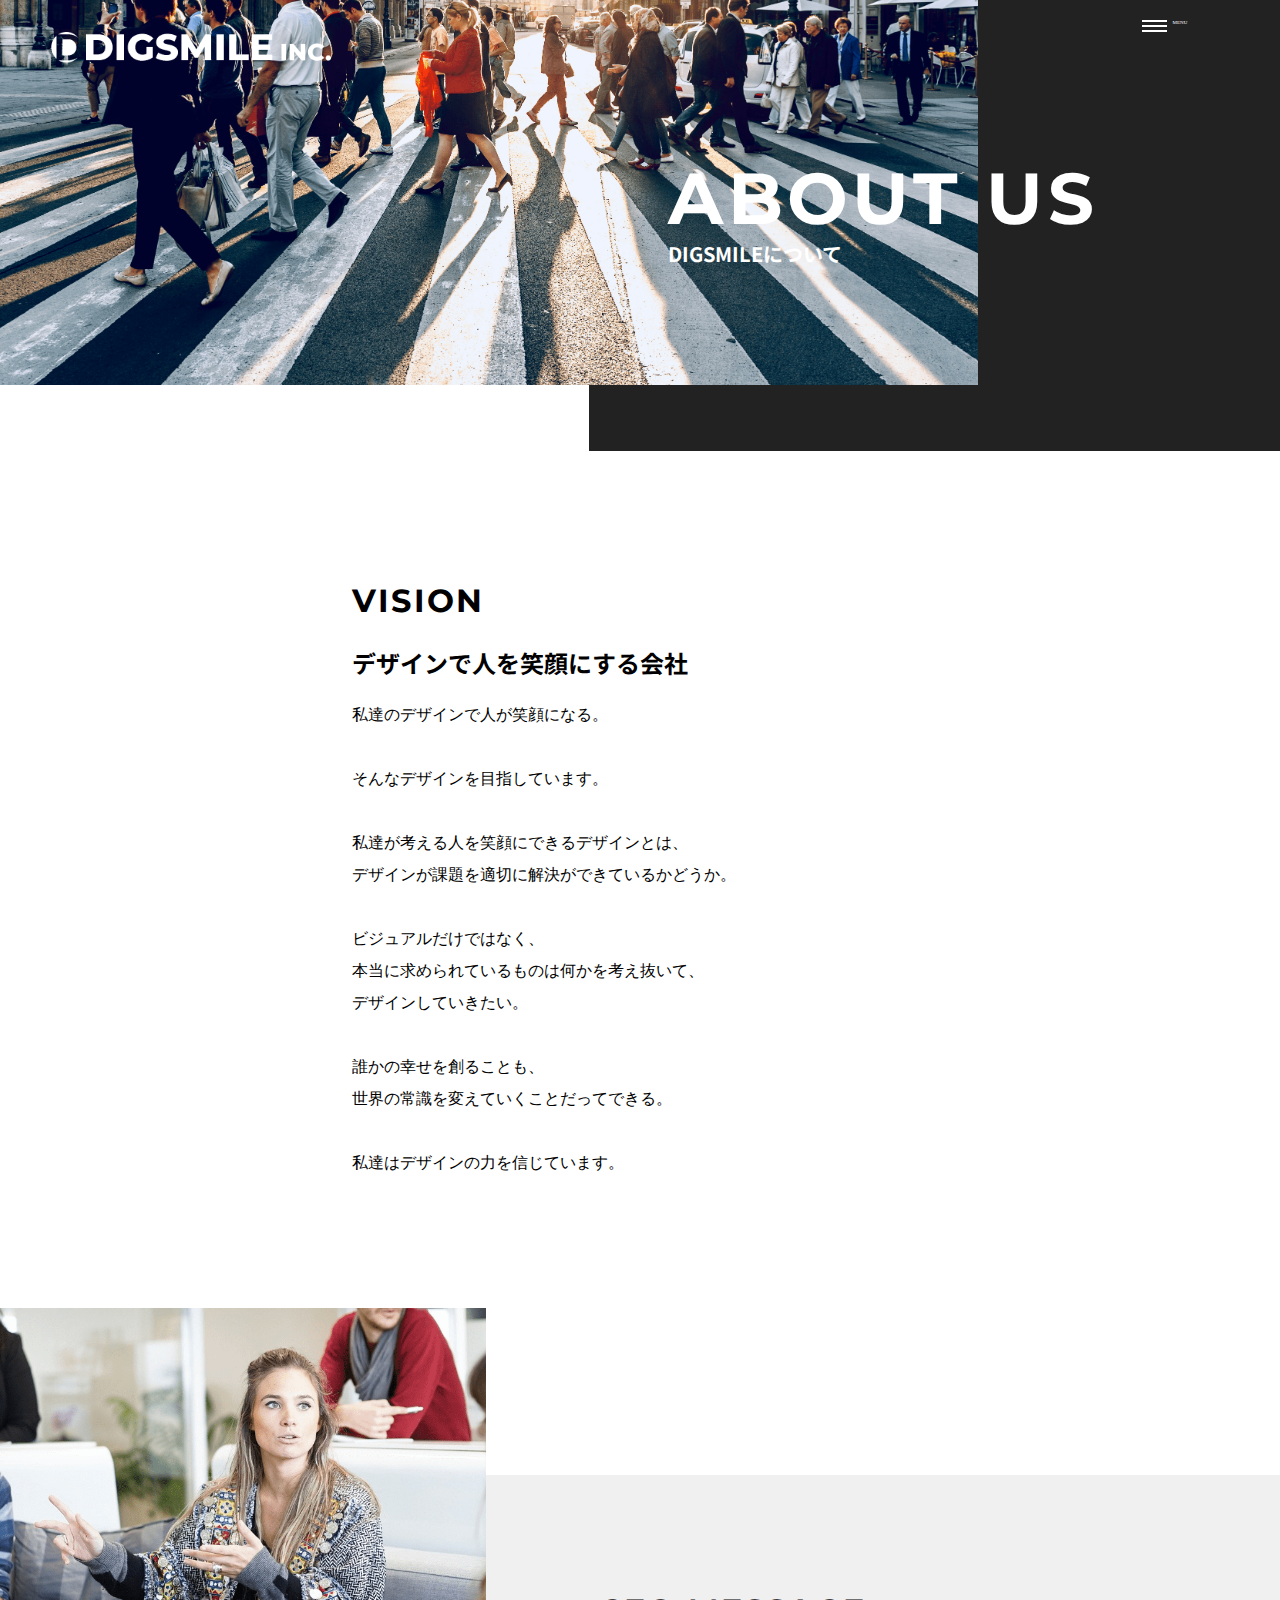
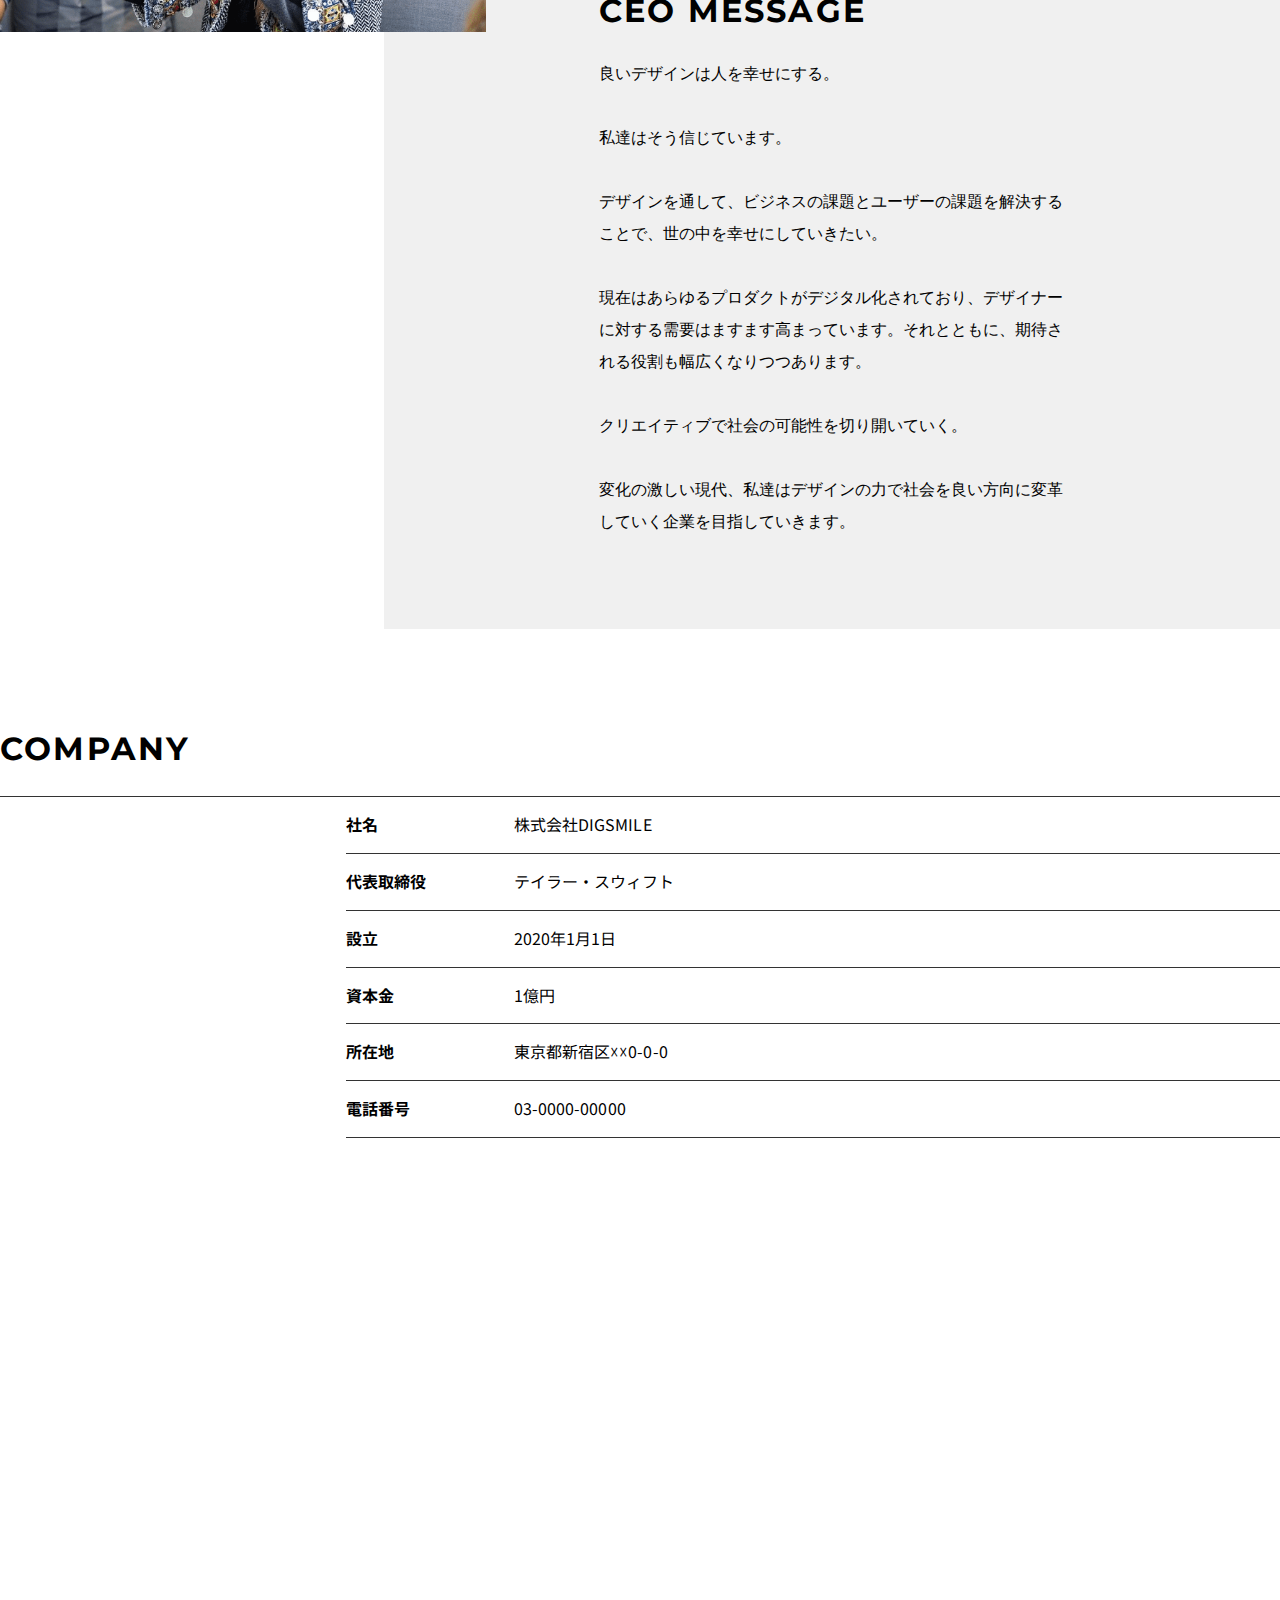
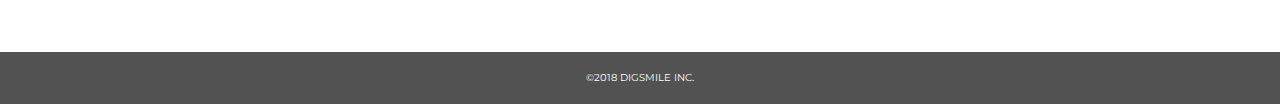
<file: about.html>
<!DOCTYPE html>
<html lang="ja" dir="ltl">
  <head>
    <link rel="stylesheet" href="css/style.css" />
    <link rel="icon" href="画像/img/favicon.ico" id="favicon" />
    <meta charset="UTF-8" />
    <meta http-equiv="X-UA-Compatible" content="IE=edge" />
    <meta name="format-detection" content="telephone=no" />
    <meta name="viewport" content="width=device-width, initial-scale=1.0" />
    <meta name="robots" content="noindex , nofollow" />
    <style>
      @import url("https://fonts.googleapis.com/css2?family=Montserrat:wght@500;800&family=Noto+Sans+JP&display=swap");
    </style>
    <title>about</title>
  </head>
  <body>
    <main>
      <header class="l-header">
        <div class="l-header__inner">
          <a href="#">
            <img src="../画像/img/site-logo-1.png" alt="site-logo" />
          </a>
          <nav class="l-header-nav">
            <ul class="p-nav-list">
              <li class="p-nav-list-item1"><a href="#about">ABOUT US</a></li>
              <li class="p-nav-list-item1"><a href="#Service">WORKS</a></li>
              <li class="p-nav-list-item1"><a href="#Works">CALTURE</a></li>
              <li class="p-nav-list-item1"><a href="#Topic">TOPIC</a></li>
              <li class="p-nav-list-item1"><a href="#Contact">CONTACT</a></li>
            </ul>
          </nav>
        </div>
        <div class="p-mask"></div>
        <div id="c-BTN1" class="c-ham-btn">
          <span></span>
          <span></span>
          <span></span>
          <p class="l-header__inner__right-p">MENU</p>
        </div>
      </header>
      <div class="l-contents">
        <div class="p-fv2">
          <div class="p-fv2__wrapper"></div>
          <div class="p-fv2__tex">
            <h1>ABOUT US</h1>
            <p class="p-fv2__p1">DIGSMILEについて</p>
          </div>
          <span>SCROLL</span>
        </div>
        <article class="p-article__vision">
          <h2>VISION</h2>
          <h3>デザインで人を笑顔にする会社</h3>
          <p>
            私達のデザインで人が笑顔になる。<br />
            <br />
            そんなデザインを目指しています。 <br />
            <br />
            私達が考える人を笑顔にできるデザインとは、 <br />
            デザインが課題を適切に解決ができているかどうか。 <br />
            <br />
            ビジュアルだけではなく、 <br />
            本当に求められているものは何かを考え抜いて、 <br />
            デザインしていきたい。<br />
            <br />
            誰かの幸せを創ることも、<br />
            世界の常識を変えていくことだってできる。 <br />
            <br />
            私達はデザインの力を信じています。 <br />
          </p>
        </article>
        <section class="p-article__ceo f-wrapper">
          <img src="画像/img/workplace-1.png" alt="workplace-1" />
          <article class="p-article__ceo-message">
            <h2>CEO MESSAGE</h2>
            <p>
              良いデザインは人を幸せにする。<br />
              <br />
              私達はそう信じています。<br />
              <br />
              デザインを通して、ビジネスの課題とユーザーの課題を解決することで、世の中を幸せにしていきたい。<br />
              <br />
              現在はあらゆるプロダクトがデジタル化されており、デザイナーに対する需要はますます高まっています。それとともに、期待される役割も幅広くなりつつあります。<br />
              <br />
              クリエイティブで社会の可能性を切り開いていく。<br />
              <br />
              変化の激しい現代、私達はデザインの力で社会を良い方向に変革していく企業を目指していきます。
            </p>
          </article>
        </section>
        <article class="p-article__company f-wrapper">
          <h2>COMPANY</h2>
          <dl>
            <dt>社名</dt>
            <dd>株式会社DIGSMILE</dd>
            <dt>代表取締役</dt>
            <dd>テイラー・スウィフト</dd>
            <dt>設立</dt>
            <dd>2020年1月1日</dd>
            <dt>資本金</dt>
            <dd>1億円</dd>
            <dt>所在地</dt>
            <dd>東京都新宿区☓☓0-0-0</dd>
            <dt>電話番号</dt>
            <dd>03-0000-00000</dd>
          </dl>
          <iframe
            class="c-gmap"
            src="https://www.google.com/maps/embed?pb=!1m14!1m12!1m3!1d761154.8415838851!2d138.57046750856347!3d36.332424202676826!2m3!1f0!2f0!3f0!3m2!1i1024!2i768!4f13.1!5e0!3m2!1sja!2sjp!4v1662740175454!5m2!1sja!2sjp"
            width="600"
            height="450"
            style="border: 0"
            allowfullscreen=""
            loading="lazy"
            referrerpolicy="no-referrer-when-downgrade"
          ></iframe>
        </article>
      </div>
      <footer class="l-footer">
        <p>©2018 DIGSMILE INC.</p>
      </footer>

      <script src="js/jquery-3.6.0.js"></script>
      <script src="js/style.js"></script>
    </main>
  </body>
</html>
</file>
<file: css/style.css>
@charset "UTF-8";
body {
  background-color: #fff;
  list-style: none;
}
body img {
  width: 100%;
  object-fit: cover;
}
body h1 {
  font-size: 7.2rem;
  line-height: 1.1944444444;
  letter-spacing: 0em;
  font-family: "Montserrat", sans-serif;
}
@media (max-width: 768px) {
  body h1 {
    font-size: 5.2rem;
    line-height: 1.6538461538;
    letter-spacing: 0.063em;
    line-height: 1.3;
  }
}
body h2 {
  font-size: 3.2rem;
  line-height: 2.9375;
  letter-spacing: 0.068em;
  font-family: "Montserrat", sans-serif;
}
@media (max-width: 599px) {
  body h2 {
    font-size: 2.8rem;
  }
}
body h3 {
  font-size: 3.2rem;
  line-height: 1.21875;
  letter-spacing: 0.068em;
}
body h4 {
  font-size: 2rem;
  line-height: 4.3;
  letter-spacing: 0em;
}
body h5 {
  font-size: 1.6rem;
  line-height: 1.875;
  letter-spacing: 0.004em;
  font-weight: bold;
  font-family: "Montserrat", sans-serif;
}
body p {
  font-size: 1.6rem;
  line-height: 2;
  letter-spacing: 0em;
}
body dt {
  font-size: 1.6rem;
  line-height: 3.4875;
  letter-spacing: 0.004em;
  font-weight: bold;
  font-family: "Noto Sans JP", sans-serif;
}
body dd {
  font-size: 1.6rem;
  line-height: 3.4875;
  letter-spacing: 0.004em;
  font-family: "Noto Sans JP", sans-serif;
}
body label {
  font-size: 1.6rem;
  line-height: 5.875;
  letter-spacing: 0.004em;
  line-height: 1;
}
body li {
  font-size: 2rem;
  font-weight: bold;
  font-family: "Montserrat", sans-serif;
}

html {
  font-size: 62.5% !important;
}

html,
body,
div,
span,
object,
iframe,
h1,
h2,
h3,
h4,
h5,
h6,
p,
blockquote,
pre,
abbr,
address,
cite,
code,
del,
dfn,
em,
img,
ins,
kbd,
q,
samp,
small,
strong,
sub,
sup,
var,
b,
i,
dl,
dt,
dd,
ol,
ul,
li,
fieldset,
form,
label,
legend,
table,
caption,
tbody,
tfoot,
thead,
tr,
th,
td,
article,
aside,
canvas,
details,
figcaption,
figure,
footer,
header,
hgroup,
menu,
nav,
section,
summary,
time,
mark,
audio,
video {
  margin: 0;
  padding: 0;
  border: 0;
  outline: 0;
  font-size: 100%;
  vertical-align: baseline;
}

article,
aside,
details,
figcaption,
figure,
footer,
header,
hgroup,
menu,
nav,
section {
  display: block;
}

nav ul {
  list-style: none;
}

blockquote,
q {
  quotes: none;
}

blockquote:before,
blockquote:after {
  content: "";
  content: none;
}

q:before,
q:after {
  content: "";
  content: none;
}

a {
  margin: 0;
  padding: 0;
  font-size: 100%;
  vertical-align: baseline;
  background: transparent;
}

/* change colors to suit your needs */
ins {
  background-color: #ff9;
  color: #000;
  text-decoration: none;
}

/* change colors to suit your needs */
mark {
  background-color: #ff9;
  color: #000;
  font-style: italic;
  font-weight: bold;
}

del {
  text-decoration: line-through;
}

abbr[title],
dfn[title] {
  border-bottom: 1px dotted;
  cursor: help;
}

table {
  border-collapse: collapse;
  border-spacing: 0;
}

/* change border color to suit your needs */
hr {
  display: block;
  height: 1px;
  border: 0;
  border-top: 1px solid #cccccc;
  margin: 1em 0;
  padding: 0;
}

input,
select {
  vertical-align: middle;
}

* {
  list-style-type: none;
  text-decoration: none;
}

.f-wrapper {
  max-width: 1400px;
  margin: 0 auto;
}

.f-wrapper2 {
  max-width: 700px;
  margin: 0 auto;
}

.l-footer {
  width: 100%;
  background-color: #525252;
  padding: 10px 0;
  margin-top: 20px;
}
.l-footer p {
  font-size: 10px;
  font-family: "Montserrat", sans-serif;
  color: #fff;
  text-align: center;
  line-height: 3.2;
  letter-spacing: 0.15;
}

.l-header-nav {
  margin-top: 246px;
  margin-right: 8.3%;
}
.l-header__inner {
  display: flex;
  justify-content: space-between;
  width: 93%;
  height: 50px;
  padding: 23px 3%;
  position: absolute;
  z-index: 99;
  margin-right: 3%;
}
.l-header__inner img {
  width: 74%;
}
@media (max-width: 768px) {
  .l-header__inner {
    padding: 23px 3%;
  }
  .l-header__inner img {
    width: 48%;
  }
}
@media (max-width: 599px) {
  .l-header__inner {
    padding: 10px 3%;
  }
  .l-header__inner img {
    width: 55%;
  }
}
.l-header__inner__left {
  width: 260px;
  padding-left: 20px;
}
.l-header__inner__right {
  display: flex;
}
.l-header__inner__right-p {
  color: #fff;
  margin-left: 97px;
  font-size: 0.5rem;
  line-height: 1;
}
@media (max-width: 599px) {
  .l-header__inner__right-p {
    margin-left: 111%;
    margin-right: 7%;
  }
}

.is-fixed {
  position: fixed;
  height: 80px;
  width: 100%;
  transition: 0.3s;
  z-index: 99;
}
.is-fixed img,
.is-fixed p,
.is-fixed span {
  filter: invert(1);
}

.p-article__form {
  margin-top: 70px;
}
.p-article__form > p {
  line-height: 1.7;
  font-size: 1.6rem;
  width: 100%;
}
.p-article__form label {
  margin-top: 3px;
}
@media (max-width: 768px) {
  .p-article__form {
    margin-top: 252px;
    margin-left: 51px;
  }
  .p-article__form > p {
    line-height: 1.5;
    width: 95%;
    font-size: 1.5rem;
    letter-spacing: 0.07em;
  }
}
@media (max-width: 599px) {
  .p-article__form {
    margin-top: 0px;
    margin-left: 15px;
  }
}
.p-article__company {
  margin-bottom: 115px;
}
@media (max-width: 768px) {
  .p-article__company {
    margin-bottom: 0px;
  }
}
@media (max-width: 599px) {
  .p-article__company {
    margin-top: 108px;
  }
}
.p-article__company h2 {
  border-bottom: 1px solid #333333;
}
@media (max-width: 768px) {
  .p-article__company h2 {
    margin-left: 32px;
  }
}
@media (max-width: 599px) {
  .p-article__company h2 {
    margin-left: 18px;
  }
}
.p-article__company dl {
  display: flex;
  width: 73%;
  flex-wrap: wrap;
  margin: 0 0 0 auto;
}
@media (max-width: 768px) {
  .p-article__company dl {
    width: 92%;
  }
}
@media (max-width: 768px) {
  .p-article__company dl {
    width: 96%;
  }
}
.p-article__company dt {
  width: 18%;
  border-bottom: 1px solid #333333;
}
@media (max-width: 599px) {
  .p-article__company dt {
    width: 45%;
    line-height: 3.7;
  }
}
.p-article__company dd {
  width: 82%;
  border-bottom: 1px solid #333333;
}
@media (max-width: 599px) {
  .p-article__company dd {
    width: 55%;
    font-size: 1.4rem;
    line-height: 4.2;
  }
}
.p-article__vision {
  margin: 0 auto;
  margin-top: 60px;
  width: 45%;
}
@media (max-width: 768px) {
  .p-article__vision {
    width: 61%;
  }
}
@media (max-width: 768px) {
  .p-article__vision {
    width: 92%;
  }
}
.p-article__vision h3 {
  font-size: 2.4rem;
  font-family: "Noto Sans JP", sans-serif;
  letter-spacing: 0em;
}
.p-article__vision p {
  margin-top: 22px;
}
@media (max-width: 768px) {
  .p-article__vision p {
    line-height: 1.75;
  }
}
@media (max-width: 599px) {
  .p-article__vision p {
    line-height: 2;
    font-size: 1.4rem;
    margin-top: 30px;
  }
}
.p-article__ceo {
  height: 994px;
  margin-top: 129px;
  position: relative;
}
@media (max-width: 768px) {
  .p-article__ceo {
    height: 870px;
    margin-top: 88px;
  }
}
.p-article__ceo-message {
  position: absolute;
  background-color: #f0f0f0;
  width: 70%;
  right: 0;
  margin-top: 13%;
}
@media (max-width: 768px) {
  .p-article__ceo-message {
    margin-top: 16%;
  }
}
@media (max-width: 599px) {
  .p-article__ceo-message {
    margin-top: 36%;
    margin-right: 5%;
    width: 96%;
  }
}
.p-article__ceo-message h2 {
  margin-top: 89px;
  margin-left: 24%;
}
@media (max-width: 768px) {
  .p-article__ceo-message h2 {
    margin-left: 11%;
  }
}
.p-article__ceo-message p {
  margin-left: 24%;
  margin-right: 23%;
  margin-bottom: 91px;
}
@media (max-width: 768px) {
  .p-article__ceo-message p {
    margin-left: 9%;
    margin-right: 12%;
    line-height: 1.7;
  }
}
@media (max-width: 599px) {
  .p-article__ceo-message p {
    font-size: 1.4rem;
    margin-left: 12%;
    margin-right: 7%;
    line-height: 1.98;
  }
}
.p-article__ceo img {
  position: absolute;
  width: 38%;
  z-index: 2;
  object-fit: none;
  object-position: 46% 58%;
  zoom: 62%;
}
@media (max-width: 768px) {
  .p-article__ceo img {
    margin-left: 40px;
    width: 42%;
  }
}
@media (max-width: 599px) {
  .p-article__ceo img {
    margin-left: 0;
    width: 77%;
  }
}
.p-article__aboutus {
  margin-top: 96px;
  padding: 113px 0;
  background-image: url(../画像/img/skyline-1.png);
  background-size: cover;
  background-position: center 0;
}
@media (max-width: 768px) {
  .p-article__aboutus {
    margin-top: 49px;
    padding: 43px 0;
  }
}
.p-article__aboutus::after {
  content: "";
  left: 0;
  width: 100vw;
  height: 160px;
  display: block;
  background-color: #f0f0f0;
  position: absolute;
  z-index: -1;
}
.p-article__aboutus-box {
  background-color: #fff;
  padding: 2% 0%;
  max-width: 82%;
  margin: 0 auto;
}
@media (max-width: 599px) {
  .p-article__aboutus-box {
    padding: 2% 4%;
  }
}
.p-article__aboutus-box h2 {
  padding-top: 19px;
  padding-left: 30px;
}
@media (max-width: 599px) {
  .p-article__aboutus-box h2 {
    padding-left: 10px;
  }
}
.p-article__aboutus-box p {
  padding-left: 30px;
  font-family: "Noto Sans JP", sans-serif;
  width: 90%;
}
@media (max-width: 599px) {
  .p-article__aboutus-box p {
    width: 100%;
    padding-left: 12px;
    font-size: 1.45rem;
    line-height: 1.9;
  }
}
.p-article__aboutus-box button {
  margin: 30px 0 30px 30px;
}
@media (max-width: 599px) {
  .p-article__aboutus-box button {
    margin: 21px 0 30px 11px;
  }
}
.p-article__2colum {
  padding-bottom: 56px;
}
@media (max-width: 768px) {
  .p-article__2colum {
    margin-left: 30px;
    flex-direction: column;
  }
  .p-article__2colum p {
    padding-top: 19px;
  }
}
@media (max-width: 768px) and (max-width: 768px) {
  .p-article__2colum p {
    padding-top: 0;
  }
}
@media (max-width: 599px) {
  .p-article__2colum {
    margin-left: 0px;
    padding-bottom: 49px;
  }
}
.p-article__2colum p {
  margin-top: 17px;
  margin-bottom: 3px;
}
@media (max-width: 599px) {
  .p-article__2colum p {
    margin-top: 0px;
  }
}
.p-article__2colum-left, .p-article__2colum-right {
  width: 47%;
}
.p-article__2colum-left button, .p-article__2colum-right button {
  margin-top: 22px;
}
@media (max-width: 599px) {
  .p-article__2colum-left button, .p-article__2colum-right button {
    margin-top: 25px;
  }
}
@media (max-width: 768px) {
  .p-article__2colum-left, .p-article__2colum-right {
    margin-top: 19px;
    width: 70%;
  }
}
@media (max-width: 599px) {
  .p-article__2colum-left, .p-article__2colum-right {
    margin-top: 32px;
    margin-left: 3%;
    width: 95%;
  }
}
.p-article__2colum-right {
  margin-left: 6%;
  width: 50%;
}
@media (max-width: 768px) {
  .p-article__2colum-right {
    margin-left: 0;
    margin-top: 53px;
    width: 70%;
  }
}
@media (max-width: 599px) {
  .p-article__2colum-right {
    margin-top: 12px;
    width: 95%;
    margin-left: 3%;
  }
}
.p-article__2colum-bg {
  padding-top: 20px;
  background-color: #f0f0f0;
}
.p-article__2colum img {
  height: 350px;
}
@media (max-width: 599px) {
  .p-article__2colum img {
    height: 245px;
  }
}
.p-article__2colum2 {
  padding-bottom: 110px;
}
.p-article__2colum2-left {
  width: 40%;
}
.p-article__2colum2-left h2 {
  margin-top: 70px;
}
.p-article__2colum2-left p {
  margin-top: 0px;
}
.p-article__2colum2-left button {
  margin-top: 17px;
}
.p-article__2colum2-right {
  width: 50%;
  margin-left: 8%;
}
@media (max-width: 768px) {
  .p-article__2colum2-right {
    width: 68%;
    margin-left: 4%;
  }
}
@media (max-width: 599px) {
  .p-article__2colum2-right {
    width: 92%;
  }
}
.p-article__2colum2-right img {
  margin-top: 38px;
  height: 384px;
}
@media (max-width: 768px) {
  .p-article__2colum2-right img {
    margin-top: 22px;
    height: 351px;
  }
}
@media (max-width: 599px) {
  .p-article__2colum2-right img {
    height: 234px;
  }
}
.p-article__2colum2-bg {
  margin-top: 58px;
  background-color: #f0f0f0;
}
.p-article__2colum, .p-article__2colum2 {
  display: flex;
  padding-top: 34px;
}
@media (max-width: 768px) {
  .p-article__2colum, .p-article__2colum2 {
    padding-top: 0px;
    flex-direction: column;
  }
}
@media (max-width: 768px) {
  .p-article__2colum2 {
    flex-direction: column-reverse;
    padding-bottom: 70px;
  }
  .p-article__2colum2-left {
    margin-left: 27px;
    width: 66%;
  }
  .p-article__2colum2-left h2 {
    margin-top: 0;
  }
}
@media (max-width: 768px) and (max-width: 599px) {
  .p-article__2colum2-left {
    margin-left: 16px;
    width: 90%;
  }
}
@media (max-width: 599px) {
  .p-article__2colum2 {
    padding-bottom: 31px;
  }
}
.p-article__latest-box {
  margin-top: 32px;
}
@media (max-width: 768px) {
  .p-article__latest-box {
    margin-left: 28px;
    margin-top: 0;
  }
}
@media (max-width: 599px) {
  .p-article__latest-box {
    margin-left: 13px;
    margin-top: 18px;
  }
}
.p-article__latest-box dl {
  width: 100%;
  margin-left: inherit;
}
@media (max-width: 768px) {
  .p-article__latest-box dl {
    margin-left: 0;
    margin-top: 10px;
    width: 95%;
  }
}
.p-article__latest-box dt {
  margin-top: 10px;
}
.p-article__latest-box dt:nth-of-type(2), .p-article__latest-box dt:nth-of-type(3) {
  margin-top: 29px;
}
@media (max-width: 768px) {
  .p-article__latest-box dt {
    margin-top: 0;
    line-height: 0.5;
  }
}
@media (max-width: 599px) {
  .p-article__latest-box dt {
    font-size: 0.6rem;
  }
}
.p-article__latest-box dd {
  border-bottom: 1px solid #dddddd;
}
@media (max-width: 768px) {
  .p-article__latest-box dd {
    font-size: 1.4rem;
    line-height: 2.8;
  }
}
@media (max-width: 599px) {
  .p-article__latest-box dd {
    font-size: 1.3rem;
    line-height: 2.3;
  }
}
.p-article__latest-box button {
  margin-left: inherit;
  margin-top: 35px;
}
@media (max-width: 768px) {
  .p-article__latest-box button {
    margin-left: 0;
    margin-top: 28px;
  }
}

.no_scroll {
  overflow: hidden;
}

.p-mask {
  display: none;
}

.open1 {
  display: block;
  position: fixed;
  top: 0;
  left: 0;
  width: 100%;
  height: 100%;
  background: #000;
  opacity: 0.9;
  z-index: 10;
  cursor: pointer;
  overflow-y: hidden;
}

.p-nav-wrapper {
  display: flex;
  position: absolute;
  padding: 28px 5.5% 0 0;
  top: 0;
  right: 0;
}
.p-nav-list {
  display: none;
}
@media (max-width: 768px) {
  .p-nav-list {
    position: fixed;
    top: 0;
    left: -300px;
    width: 300px;
    color: #fff;
    padding: 317px 150px;
    transition: all 0.5s;
    z-index: 20;
    opacity: 0;
  }
}
.p-nav-list-item1 {
  margin-right: 34px;
  z-index: 20;
  margin-top: 26px;
}
.p-nav-list-item1:nth-of-type(1) {
  margin-top: 0px;
}
@media (max-width: 768px) {
  .p-nav-list-item1 {
    margin-top: 30px;
  }
  .p-nav-list-item1:nth-of-type(1) {
    margin-top: 0;
  }
}
.p-nav-list-item1 a {
  color: #fff;
}

.open {
  left: 0;
  opacity: 1;
  flex-direction: column;
  display: flex;
}

.p-sns {
  display: flex;
}
@media (max-width: 768px) {
  .p-sns {
    margin-top: 44px;
    margin-left: 39px;
  }
}
@media (max-width: 768px) {
  .p-sns {
    margin-left: 0px;
  }
}
.p-sns > :nth-child(1) {
  margin-right: 20px;
}
.p-sns > :nth-child(2) {
  margin-right: 27px;
}

.p-fv {
  height: 760px;
}
@media (max-width: 768px) {
  .p-fv {
    height: 1058px;
  }
}
@media (max-width: 599px) {
  .p-fv {
    height: 696px;
  }
}
.p-fv__wrapper {
  background-image: url(../画像/img/the-honest-company-uM-WXMr-1.png);
  height: 84%;
}
.p-fv::after {
  height: 748px;
}
@media (max-width: 599px) {
  .p-fv::after {
    height: 671px;
  }
}
.p-fv__tex {
  top: 280px;
  right: 23.5%;
}
@media (max-width: 768px) {
  .p-fv__tex {
    top: 458px;
    right: 15.5%;
  }
}
@media (max-width: 599px) {
  .p-fv__tex {
    top: 300px;
    right: 15.5%;
    margin-right: 5%;
  }
}

.p-fv2 {
  height: 494px;
}
@media (max-width: 768px) {
  .p-fv2 {
    height: 608px;
  }
}
@media (max-width: 599px) {
  .p-fv2 {
    height: 443px;
  }
}
.p-fv2 h1 {
  margin-top: 10px;
}
.p-fv2 > span {
  display: none;
  top: 42px;
  left: 12px;
  font-weight: bold;
  font-family: "Montserrat", sans-serif;
  font-size: 1.3rem;
}
.p-fv2 > span::after {
  position: absolute;
  content: "";
  top: 100%;
  right: 48%;
  width: 1px;
  height: 118px;
  background-color: black;
  z-index: 500;
}
@media (max-width: 599px) {
  .p-fv2 > span {
    display: block;
    writing-mode: vertical-lr;
    transform: rotate(180deg);
    position: relative;
  }
}
.p-fv2__wrapper {
  background-image: url(../画像/img/jacek-dylag-PMxT-1.png);
  height: 78%;
  background-position: center 0px;
}
@media (max-width: 768px) {
  .p-fv2__wrapper {
    height: 528px;
    background-position: 56%;
  }
}
@media (max-width: 599px) {
  .p-fv2__wrapper {
    height: 269px;
  }
}
.p-fv2__wrapper2 {
  background-image: url(../画像/img/photo-of-people-looking-on-tablet-1.png);
  height: 388px;
  background-position: center 0px;
}
@media (max-width: 768px) {
  .p-fv2__wrapper2 {
    height: 530px;
  }
}
@media (max-width: 599px) {
  .p-fv2__wrapper2 {
    height: 269px;
  }
}
.p-fv2::after {
  height: 451px;
}
@media (max-width: 768px) {
  .p-fv2::after {
    height: 614px;
  }
}
@media (max-width: 599px) {
  .p-fv2::after {
    height: 367px;
  }
}
.p-fv2__tex, .p-fv2__tex2 {
  top: 205px;
  margin-right: 6.5%;
}
.p-fv2__tex h1, .p-fv2__tex2 h1 {
  letter-spacing: 0.06em;
}
@media (max-width: 768px) {
  .p-fv2__tex, .p-fv2__tex2 {
    top: 180px;
    margin-right: 8.5%;
  }
}
.p-fv2__tex {
  right: 24.5%;
}
@media (max-width: 768px) {
  .p-fv2__tex {
    right: 16.5%;
  }
}
@media (max-width: 599px) {
  .p-fv2__tex {
    width: 313px;
  }
}
.p-fv2__tex2 {
  right: 19.5%;
}
@media (max-width: 599px) {
  .p-fv2__tex2 {
    right: 38.5%;
  }
}

.p-fv__wrapper, .p-fv__wrapper2,
.p-fv2__wrapper,
.p-fv2__wrapper2 {
  width: 76.4%;
  background-size: cover;
  background-repeat: no-repeat;
  background-position: 52%;
}
.p-fv::after,
.p-fv2::after {
  content: "";
  display: block;
  position: absolute;
  top: 0;
  right: 0;
  background-color: #222;
  width: 54%;
  z-index: -1;
}
@media (max-width: 768px) {
  .p-fv::after,
.p-fv2::after {
    width: 73%;
  }
}
.p-fv__tex, .p-fv__tex2,
.p-fv2__tex,
.p-fv2__tex2 {
  position: absolute;
  transform: translate(50%, -50%);
  color: #fff;
}
@media (max-width: 768px) {
  .p-fv__tex, .p-fv__tex2,
.p-fv2__tex,
.p-fv2__tex2 {
    transform: translate(25%, -50%);
  }
}
@media (max-width: 599px) {
  .p-fv__tex__p1, .p-fv__tex2__p1,
.p-fv2__tex__p1,
.p-fv2__tex2__p1 {
    font-size: 14px;
  }
}
.p-fv__p1,
.p-fv2__p1 {
  font-size: 20px;
  font-family: "Noto Sans JP", sans-serif;
  font-weight: bold;
  line-height: 1.25;
  color: #fff;
}
@media (max-width: 599px) {
  .p-fv__p1,
.p-fv2__p1 {
    font-size: 14px;
  }
}
.p-fv__p2,
.p-fv2__p2 {
  font-size: 20px;
  font-family: "Noto Sans JP", sans-serif;
  font-weight: bold;
  line-height: 1.25;
  margin-bottom: 10px;
}

.p-top {
  height: 450px;
  position: relative;
}
@media (max-width: 768px) {
  .p-top {
    height: 360px;
  }
}
.p-top img {
  position: absolute;
  width: 100%;
  height: 100%;
}
.p-top h1 {
  font-style: italic;
  position: absolute;
  z-index: 2;
  top: 50%;
  left: 50%;
  transform: translate(-50%, -50%);
}
@media (max-width: 768px) {
  .p-top h1 {
    top: 54%;
  }
}

input,
textarea {
  resize: none;
  appearance: none;
  outline: none;
}

#c-form {
  width: 100%;
  height: 35px;
  margin-top: 8px;
}
@media (max-width: 768px) {
  #c-form {
    height: 41px;
    margin-top: 7px;
  }
}
#c-form-content {
  margin-top: 8px;
  width: 100%;
  height: 205px;
}
@media (max-width: 768px) {
  #c-form-content {
    height: 173px;
  }
}
@media (max-width: 599px) {
  #c-form-content {
    height: 200px;
  }
}
#c-form_check2 {
  border: 1px solid #333;
  margin-right: 8px;
  width: 18px;
  height: 18px;
  vertical-align: -3px;
}
#c-form_check2:checked {
  background-color: #333;
  border: 4px solid #fff;
  box-shadow: 0 0 0 1px #333;
}

.c-form__title {
  display: flex;
}
.c-form__title p {
  text-align: center;
}
.c-form__input {
  margin: 0px auto;
  margin-top: 56px;
  max-width: 700px;
  padding-right: 11px;
}
@media (max-width: 768px) {
  .c-form__input {
    margin-top: 0;
  }
}
@media (max-width: 599px) {
  .c-form__input {
    margin-top: 55px;
  }
}
.c-form__name1 {
  margin-top: 42px;
}
@media (max-width: 768px) {
  .c-form__name1 {
    margin-top: 39px;
  }
}
.c-form__name2 {
  margin-top: 44px;
}
@media (max-width: 768px) {
  .c-form__name2 {
    margin-top: 38px;
  }
}
.c-form__phone {
  margin-top: 43px;
}
@media (max-width: 768px) {
  .c-form__phone {
    margin-top: 42px;
  }
}
.c-form__email {
  margin-top: 46px;
}
@media (max-width: 768px) {
  .c-form__email {
    margin-top: 39px;
  }
}
.c-form__content {
  margin-top: 44px;
  margin-bottom: 30px;
}
@media (max-width: 768px) {
  .c-form__content {
    margin-top: 39px;
  }
}
.c-form__button {
  text-align: center;
  background-color: #000000;
  color: #fff;
  padding: 0 60px;
  margin: 12px auto;
  margin: 6px auto;
  cursor: pointer;
  border: none;
  font-size: 19px;
  font-family: "Noto Sans JP", sans-serif;
  font-weight: bold;
  margin-bottom: 105px;
}
@media (max-width: 768px) {
  .c-form__button {
    padding: 4px 66px;
    margin: 6px auto;
    margin-bottom: 176px;
  }
}
@media (max-width: 599px) {
  .c-form__button {
    margin-bottom: 65px;
  }
}

.c-button {
  color: #fff;
  background-color: #000;
  width: 160px;
  line-height: 31px;
  font-size: 1.2rem;
  display: block;
  text-align: center;
  font-weight: bold;
  text-align: center;
}
.c-button__submit {
  text-align: center;
}
@media (max-width: 599px) {
  .c-button__submit {
    margin-top: 40px;
  }
}

#c-BTN1.active {
  transform: rotate(360deg);
  transition: all 0.9s;
  margin-top: 30px;
  z-index: 99;
}
#c-BTN1.active span:nth-of-type(1) {
  top: -10px;
  transform: translateY(15px) rotate(-45deg);
  background-color: #fff;
}
#c-BTN1.active span:nth-of-type(2) {
  display: none;
}
#c-BTN1.active span:nth-of-type(3) {
  top: 20px;
  transform: translateY(-15px) rotate(45deg);
  background-color: #fff;
}

.c-ham-btn {
  color: #fff;
  position: absolute;
  width: 85px;
  height: 50px;
  z-index: 9999;
  cursor: pointer;
  margin-top: 20px;
  right: 5%;
  margin-right: 3%;
  padding: 0 17px 0 0;
}
@media (max-width: 768px) {
  .c-ham-btn {
    display: flex;
  }
}
.c-ham-btn span {
  position: absolute;
  left: 66px;
  width: 25px;
  height: 2px;
  transition: all 0.4s;
  background-color: #fff;
}
.c-ham-btn span:nth-of-type(1) {
  top: 0px;
}
.c-ham-btn span:nth-of-type(2) {
  top: 5px;
}
.c-ham-btn span:nth-of-type(3) {
  top: 10px;
}

.c-gmap {
  width: 100% !important;
  height: 360px;
  margin-top: 37px;
}
@media (max-width: 768px) {
  .c-gmap {
    height: 230px;
    padding: 10px 0px 0 0px;
    margin-bottom: 26px;
  }
}
@media (max-width: 599px) {
  .c-gmap {
    height: 484px;
    padding: 10px 0px 0 0px;
    margin-bottom: 32px;
  }
}

.c-pagenation {
  justify-content: center;
  display: flex;
  margin: -5px;
}
.c-pagenation li {
  padding: 0 20px;
  font-family: "Noto Sans JP", sans-serif;
  font-size: 14px;
  line-height: 1.5;
  letter-spacing: 0em;
}

.c-mark {
  font-size: 1.2rem;
  letter-spacing: 0.04em;
  width: 34px;
  background-color: #525252;
  color: #fff;
  font-size: 1.2rem;
  margin-left: 10px;
}

.c-policy {
  width: 100%;
}
.c-policy p {
  font-size: 1.6rem;
  line-height: 1.5;
  letter-spacing: 0.04em;
  overflow-y: scroll;
  border: 1px solid #333;
  height: 252px;
  margin-top: 6px;
}
@media (max-width: 768px) {
  .c-policy p {
    height: 179px;
  }
}
@media (max-width: 599px) {
  .c-policy p {
    height: 226px;
  }
}

.c-check {
  display: flex;
  margin-top: 11px;
  margin-left: 12px;
}
@media (max-width: 768px) {
  .c-check {
    margin-top: 4px;
    flex-direction: column;
  }
}
@media (max-width: 599px) {
  .c-check {
    margin-top: 0px;
    flex-direction: column;
  }
}
.c-check label {
  margin-top: 11px;
  margin-right: 50px;
}
@media (max-width: 599px) {
  .c-check label {
    margin-top: 6px;
  }
}
.c-check__select {
  width: 20px;
  height: 20px;
  border: solid 1px #333;
  border-radius: 50%;
  vertical-align: -4px;
  margin: 8px 10px 0 0;
}
.c-check__select:checked {
  background-color: #333;
  border: 4px solid #fff;
  box-shadow: 0 0 0 1px #333;
}
.c-check__select:hover {
  cursor: pointer;
}

.ECM_CheckboxInput {
  padding: 5% 25%;
  display: flex;
  align-items: center;
  text-align: center;
  cursor: pointer;
}
@media (max-width: 768px) {
  .ECM_CheckboxInput {
    padding: 5% 4%;
    text-align: start;
  }
}

.ECM_CheckboxInput-Input {
  margin: 0;
  width: 0;
  opacity: 0;
}

.ECM_CheckboxInput:hover > .ECM_CheckboxInput-DummyInput {
  background: #dddddd !important;
  border: solid 2px #333333;
}

.ECM_CheckboxInput-Input:focus + .ECM_CheckboxInput-DummyInput {
  background: #dddddd !important;
  border: solid 2px #333333;
}

.ECM_CheckboxInput-Input:checked + .ECM_CheckboxInput-DummyInput {
  border: solid 2px #333333;
  background: #ffffff;
}

.ECM_CheckboxInput-Input:checked + .ECM_CheckboxInput-DummyInput::before {
  content: "";
  display: block;
  position: absolute;
  top: 0;
  left: 0;
  width: 100%;
  height: 100%;
  background: url("[data-uri]") no-repeat center;
  background-size: contain;
}

.ECM_CheckboxInput-DummyInput {
  position: relative;
  top: 0;
  left: 0;
  display: block;
  width: 18px;
  height: 18px;
  border: solid 2px #888888;
  background: #ffffff;
  border-radius: 4px;
}

.ECM_CheckboxInput-LabelText {
  margin-left: 12px;
  display: block;
  font-size: 18px;
}

@media (max-width: 768px) {
  .u-mg-1 {
    margin-left: 15px;
    margin-top: 111px;
    padding-left: 0px !important;
  }
}
.u-mg-2 {
  margin-left: 20px;
  margin-top: 410px;
}
@media (max-width: 768px) {
  .u-mg-3 {
    margin-top: 80px;
    margin-bottom: 0;
  }
}
.u-mg-4 {
  margin-top: 110px;
  margin-left: 30px;
  margin-bottom: 123px;
}
@media (max-width: 768px) {
  .u-mg-4 {
    margin-bottom: 0;
  }
}
.u-mg-5 {
  margin-top: 90px;
  padding-top: 0;
}

.slick-next {
  right: 0px !important;
}

.u-pd {
  padding: 25px 0 92px 118px;
}
@media (max-width: 768px) {
  .u-pd {
    padding: 63px 0 66px 16px;
  }
}/*# sourceMappingURL=style.css.map */
</file>
